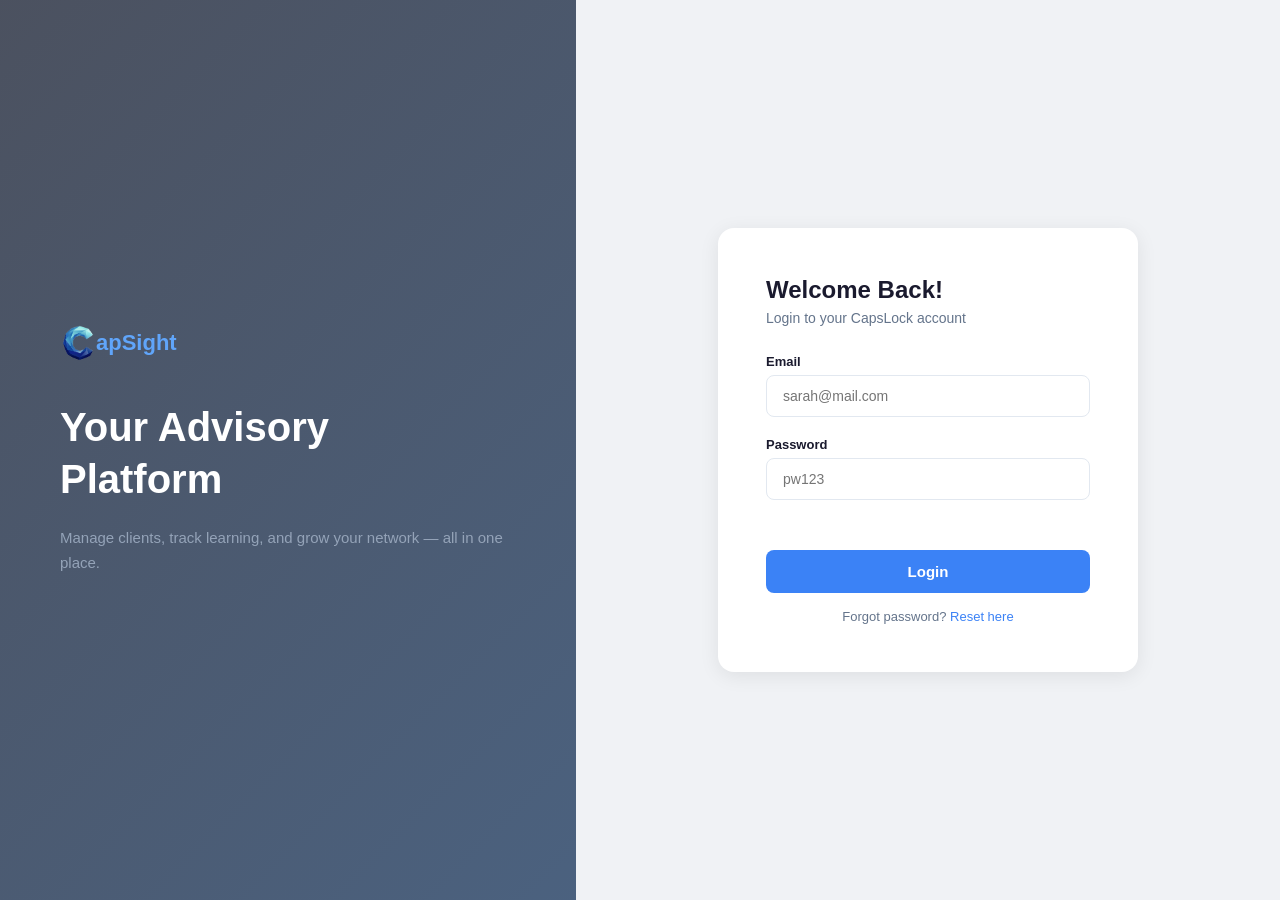
<file: pages/login.html>
<!DOCTYPE html>
<html lang="en">
<head>
  <meta charset="UTF-8">
  <meta name="viewport" content="width=device-width, initial-scale=1.0">
  <link rel="icon" href="../CapslockLogo.png" type="png">
  <title>CapsLock — Login</title>
  <link rel="stylesheet" href="../css/login.css">
</head>
<body>

  <div class="login-container">

    <div class="login-left">
      <div style="
        position: absolute;
        inset: 0;
        background-image: url('https://images.unsplash.com/photo-1600880292203-757bb62b4baf?w=1200&q=80');
        background-size: cover;
        background-position: center;
        border-radius: 0;
      "></div>

      <div style="
        position: absolute;
        inset: 0;
        background: linear-gradient(135deg, rgba(15,23,42,0.75), rgba(30,58,95,0.80));
      "></div>

      <div style="position: relative; z-index: 1;">
        <div class="brand">
          <img src="../CapslockLogo.png" alt="CapsLock Logo" style="width:36px; height:36px; object-fit:contain; border-radius:8px;">
          <span class="text-base font-bold text-slate-900 tracking-tight" style="margin-left: -10px;">ap<span class="text-blue-600">Sight</span></span>
        </div>
        <h1>Your Advisory<br>Platform</h1>
        <p>Manage clients, track learning, and grow your network — all in one place.</p>
      </div>
    </div>

    <div class="login-right">
      <div class="login-box">
        <h2>Welcome Back!</h2>
        <p class="subtitle">Login to your CapsLock account</p>

        <div class="input-group">
          <label>Email</label>
          <input type="email" id="email" placeholder="sarah@mail.com" />
        </div>

        <div class="input-group">
          <label>Password</label>
          <input type="password" id="password" placeholder="pw123" />
        </div>

        <p class="error-msg" id="error-msg"></p>

        <button class="login-btn" onclick="handleLogin()">Login</button>

        <p class="forgot">Forgot password? <a href="#">Reset here</a></p>
      </div>
    </div>

  </div>

  <script src="../js/login.js"></script>
</body>
</html>
</file>
<file: css/login.css>
* {
  margin: 0;
  padding: 0;
  box-sizing: border-box;
  font-family: 'Segoe UI', sans-serif;
}

body {
  height: 100vh;
  display: flex;
}

.login-container {
  display: flex;
  width: 100%;
  height: 100vh;
}

.login-left {
  width: 45%;
  color: white;
  display: flex;
  flex-direction: column;
  justify-content: center;
  padding: 60px;
  position: relative;
  overflow: hidden;
}

.brand {
  font-size: 22px;
  font-weight: bold;
  color: #60a5fa;
  margin-bottom: 40px;
  display: flex;
  align-items: center;
  gap: 10px;
}

.login-left h1 {
  font-size: 40px;
  line-height: 1.3;
  margin-bottom: 20px;
}

.login-left p {
  font-size: 15px;
  color: #94a3b8;
  line-height: 1.7;
}

.login-right {
  width: 55%;
  background: #f0f2f5;
  display: flex;
  align-items: center;
  justify-content: center;
}

.login-box {
  background: white;
  padding: 48px;
  border-radius: 16px;
  width: 420px;
  box-shadow: 0 4px 20px rgba(0,0,0,0.08);
}

.login-box h2 {
  font-size: 24px;
  color: #1a1a2e;
  margin-bottom: 6px;
}

.subtitle {
  color: #64748b;
  font-size: 14px;
  margin-bottom: 28px;
}

.input-group {
  margin-bottom: 20px;
}

.input-group label {
  display: block;
  font-size: 13px;
  font-weight: 600;
  color: #1a1a2e;
  margin-bottom: 6px;
}

.input-group input {
  width: 100%;
  padding: 12px 16px;
  border: 1px solid #e2e8f0;
  border-radius: 8px;
  font-size: 14px;
  color: #1a1a2e;
  outline: none;
  transition: border 0.2s;
}

.input-group input:focus {
  border-color: #3b82f6;
}

.error-msg {
  color: #ef4444;
  font-size: 13px;
  margin-bottom: 12px;
  min-height: 18px;
}

.login-btn {
  width: 100%;
  padding: 13px;
  background: #3b82f6;
  color: white;
  border: none;
  border-radius: 8px;
  font-size: 15px;
  font-weight: 600;
  cursor: pointer;
  transition: background 0.2s;
  margin-bottom: 16px;
}

.login-btn:hover {
  background: #2563eb;
}

.forgot {
  text-align: center;
  font-size: 13px;
  color: #64748b;
}

.forgot a {
  color: #3b82f6;
  text-decoration: none;
}
</file>
